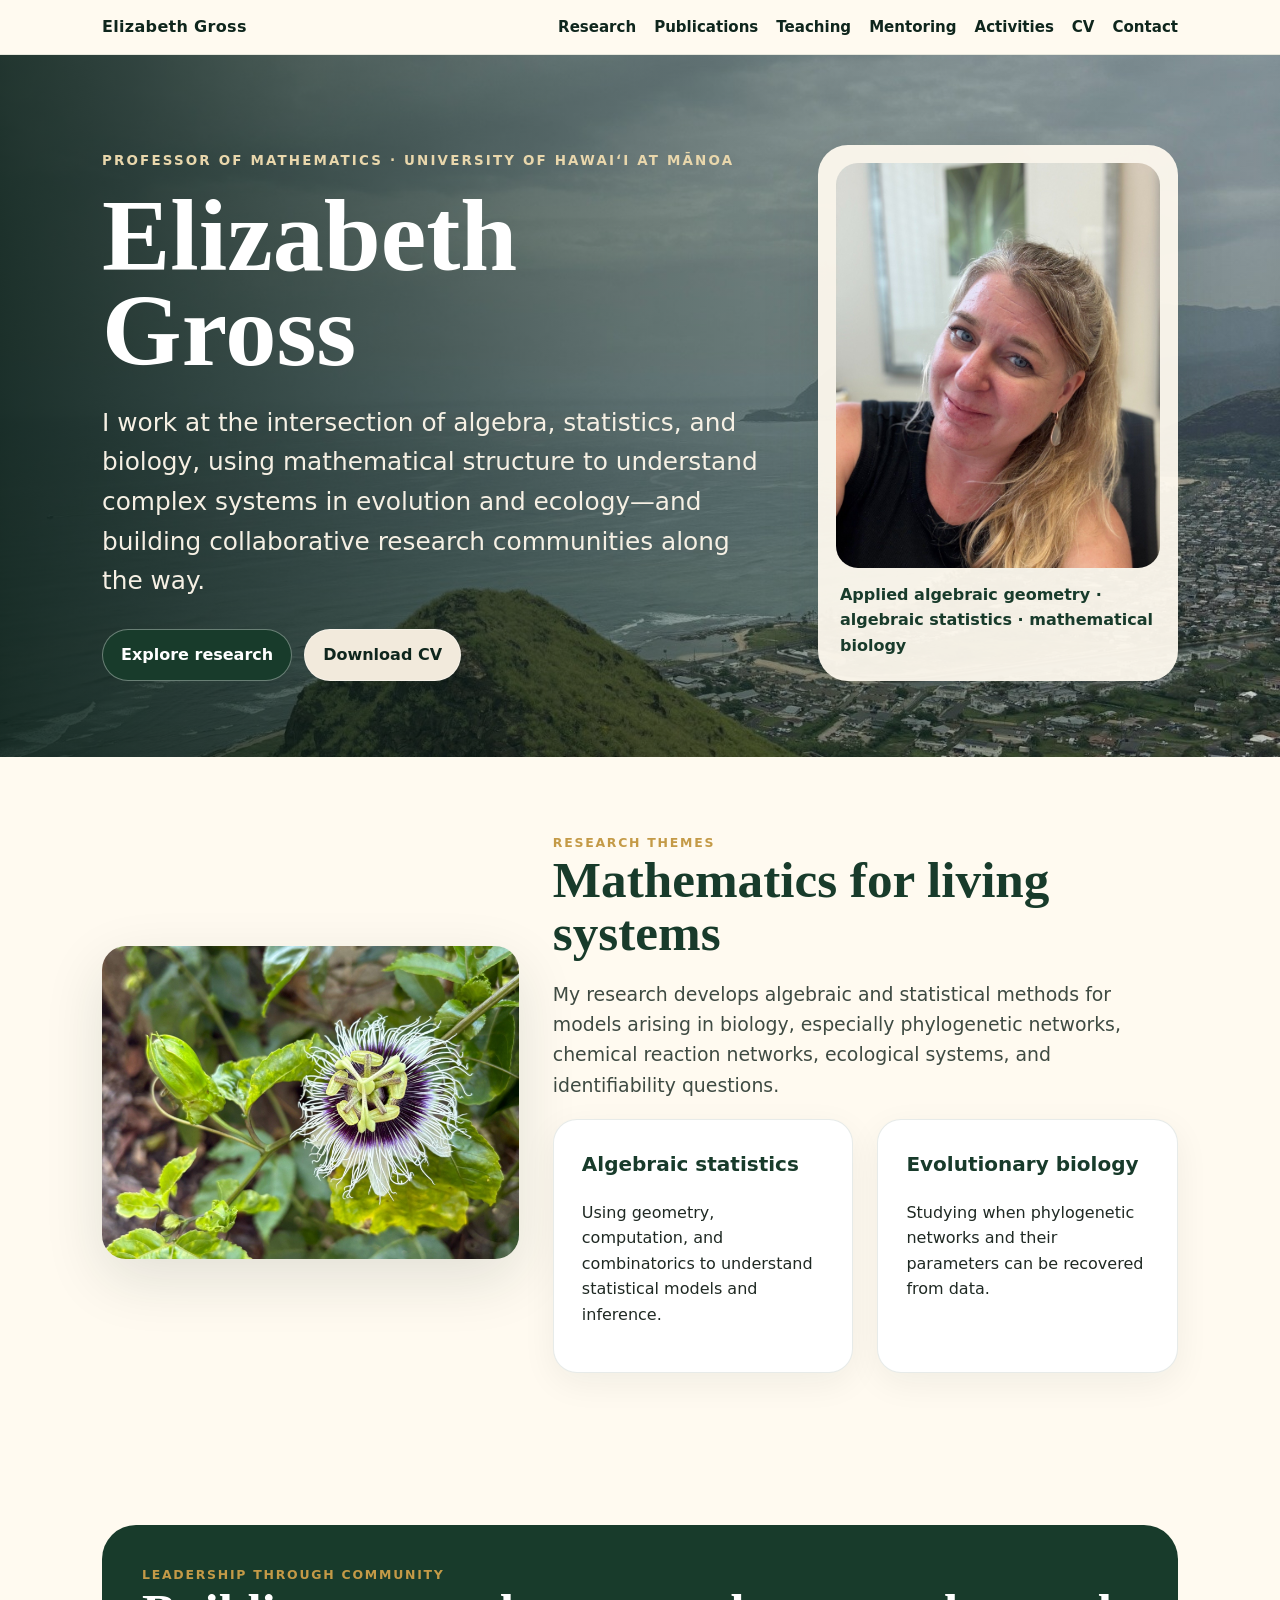
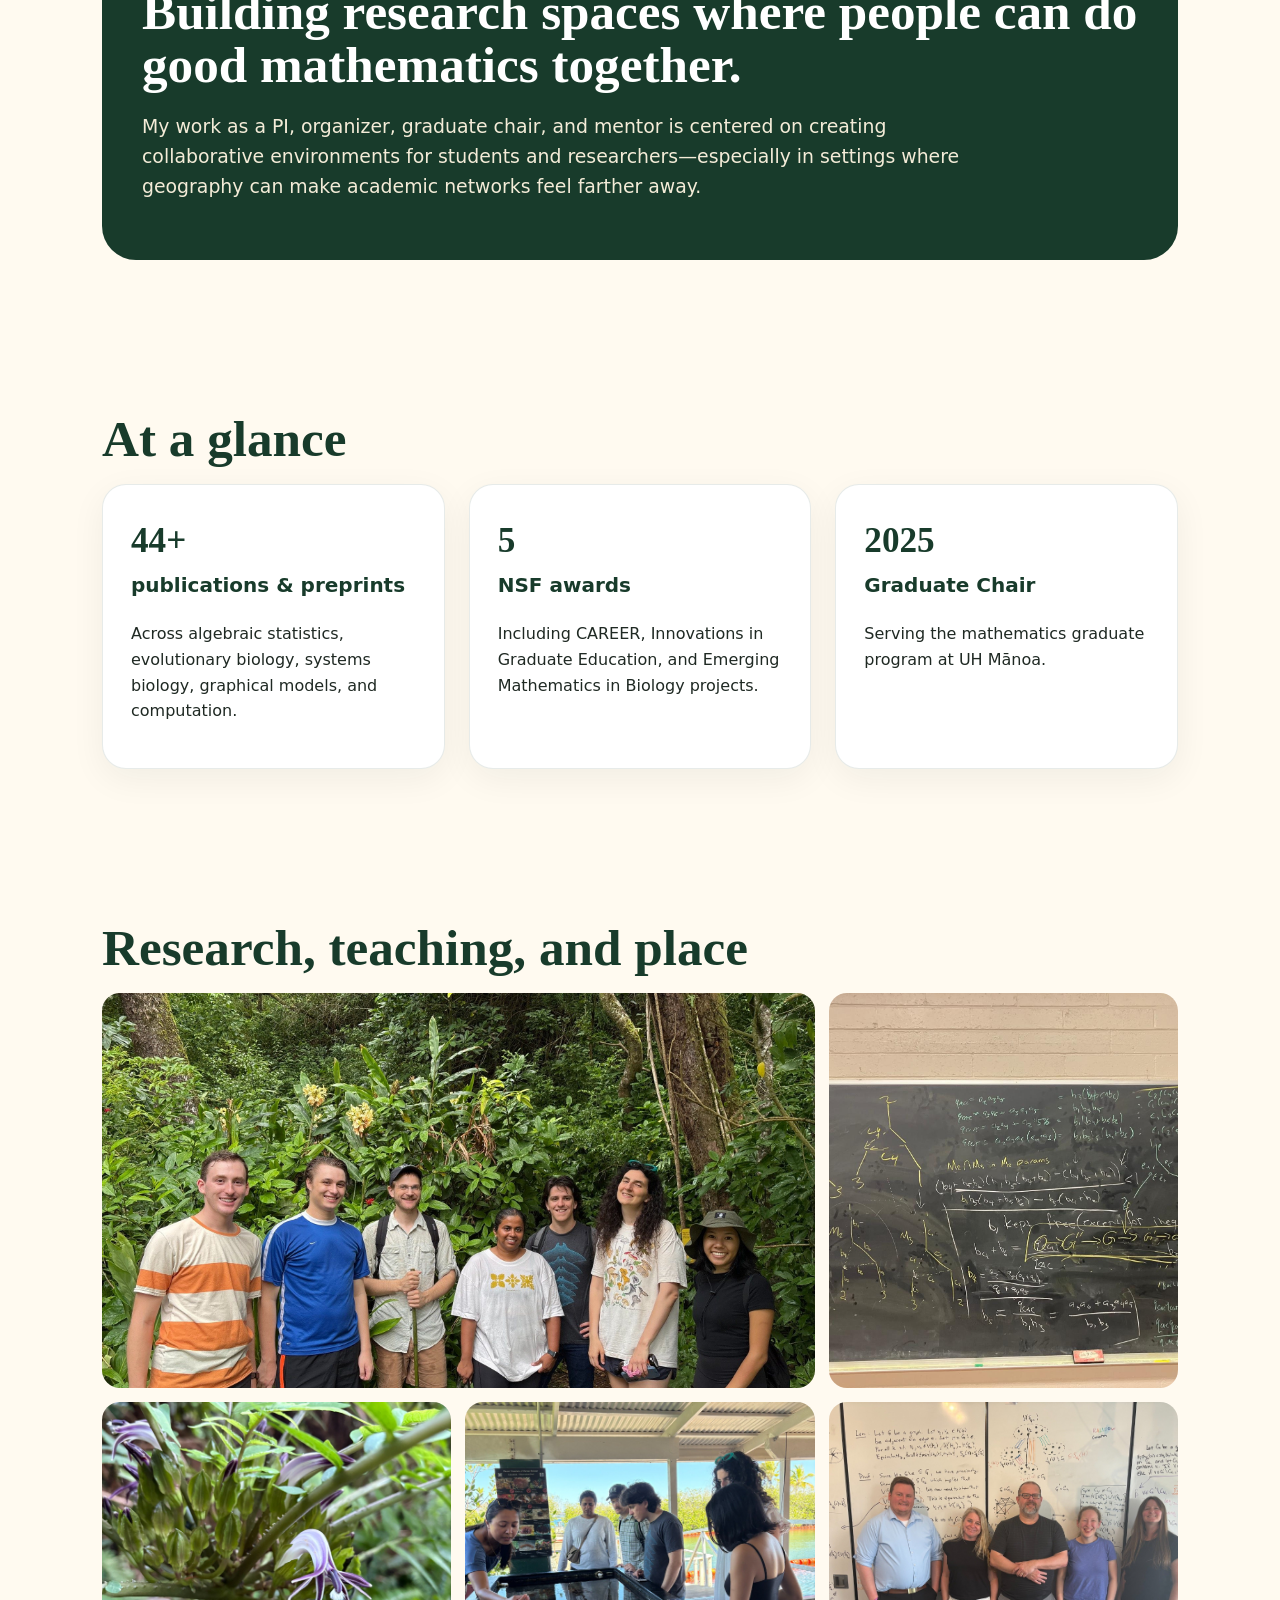
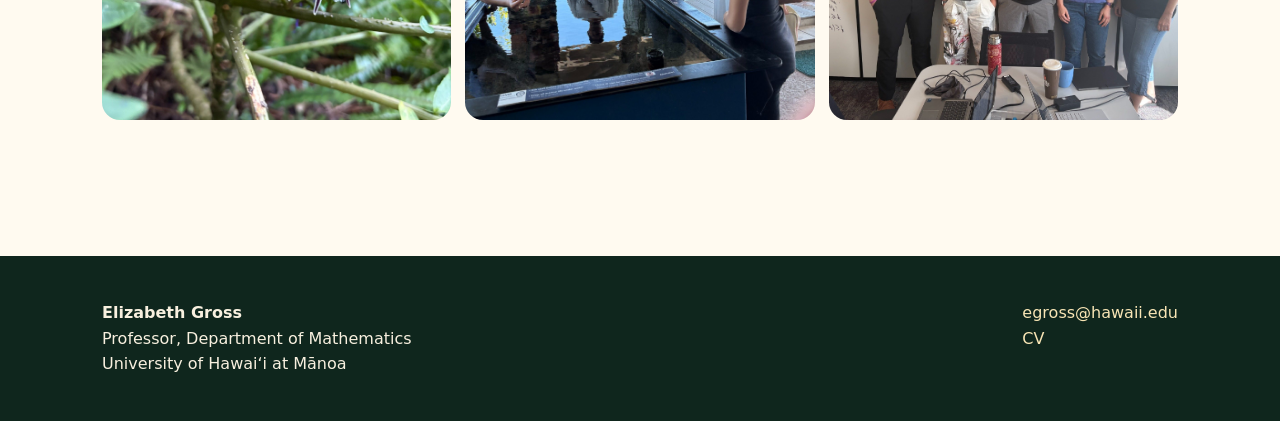
<file: index.html>
<!doctype html><html lang="en"><head><meta charset="utf-8"><meta name="viewport" content="width=device-width,initial-scale=1"><title>Elizabeth Gross | Mathematics</title><meta name="description" content="Elizabeth Gross, Professor of Mathematics at the University of Hawaiʻi at Mānoa."><link rel="stylesheet" href="assets/css/style.css"></head><body>
<header class="nav"><div class="nav-inner"><a class="brand" href="index.html">Elizabeth Gross</a><nav class="links"><a href="research.html">Research</a><a href="publications.html">Publications</a><a href="teaching.html">Teaching</a><a href="mentoring.html">Mentoring</a><a href="activities.html">Activities</a><a href="cv.html">CV</a><a href="contact.html">Contact</a></nav></div></header>
<section class="hero"><div class="hero-inner"><div><div class="eyebrow">Professor of Mathematics · University of Hawaiʻi at Mānoa</div><h1>Elizabeth Gross</h1><p class="tagline">I work at the intersection of algebra, statistics, and biology, using mathematical structure to understand complex systems in evolution and ecology—and building collaborative research communities along the way.</p><div class="btns"><a class="btn dark" href="research.html">Explore research</a><a class="btn" href="assets/docs/Elizabeth-Gross-CV.pdf">Download CV</a></div></div><aside class="hero-card"><img src="assets/images/headshot-office.jpg" alt="Elizabeth Gross"><p>Applied algebraic geometry · algebraic statistics · mathematical biology</p></aside></div></section>
<main>
<section class="section feature"><img src="assets/images/passionflower.jpg" alt="Hawaiʻi forest flower"><div><div class="kicker">Research themes</div><h2>Mathematics for living systems</h2><p class="lead">My research develops algebraic and statistical methods for models arising in biology, especially phylogenetic networks, chemical reaction networks, ecological systems, and identifiability questions.</p><div class="grid two"><div class="card"><h3>Algebraic statistics</h3><p>Using geometry, computation, and combinatorics to understand statistical models and inference.</p></div><div class="card"><h3>Evolutionary biology</h3><p>Studying when phylogenetic networks and their parameters can be recovered from data.</p></div></div></div></section>
<section class="section"><div class="quote"><div class="kicker">Leadership through community</div><h2>Building research spaces where people can do good mathematics together.</h2><p class="lead">My work as a PI, organizer, graduate chair, and mentor is centered on creating collaborative environments for students and researchers—especially in settings where geography can make academic networks feel farther away.</p></div></section>
<section class="section"><h2>At a glance</h2><div class="grid three"><div class="card"><div class="stat">44+</div><h3>publications & preprints</h3><p>Across algebraic statistics, evolutionary biology, systems biology, graphical models, and computation.</p></div><div class="card"><div class="stat">5</div><h3>NSF awards</h3><p>Including CAREER, Innovations in Graduate Education, and Emerging Mathematics in Biology projects.</p></div><div class="card"><div class="stat">2025</div><h3>Graduate Chair</h3><p>Serving the mathematics graduate program at UH Mānoa.</p></div></div></section>
<section class="section"><h2>Research, teaching, and place</h2><div class="gallery"><img class="span8" src="assets/images/forest-students.jpg" alt="Students in a Hawaiʻi forest"><img class="span4" src="assets/images/blackboard-phylo.jpg" alt="Blackboard with phylogenetic models"><img class="span4" src="assets/images/forest-flower.jpg" alt="Albatross in vegetation"><img class="span4" src="assets/images/himb-learning.jpg" alt="Students learning at HIMB"><img class="span4" src="assets/images/research-group-board.jpg" alt="Research group in front of whiteboard"></div></section>
</main><footer class="footer"><div class="footer-inner"><div><strong>Elizabeth Gross</strong><br>Professor, Department of Mathematics<br>University of Hawaiʻi at Mānoa</div><div><a href="mailto:egross@hawaii.edu">egross@hawaii.edu</a><br><a href="assets/docs/Elizabeth-Gross-CV.pdf">CV</a></div></div></footer></body></html>
</file>
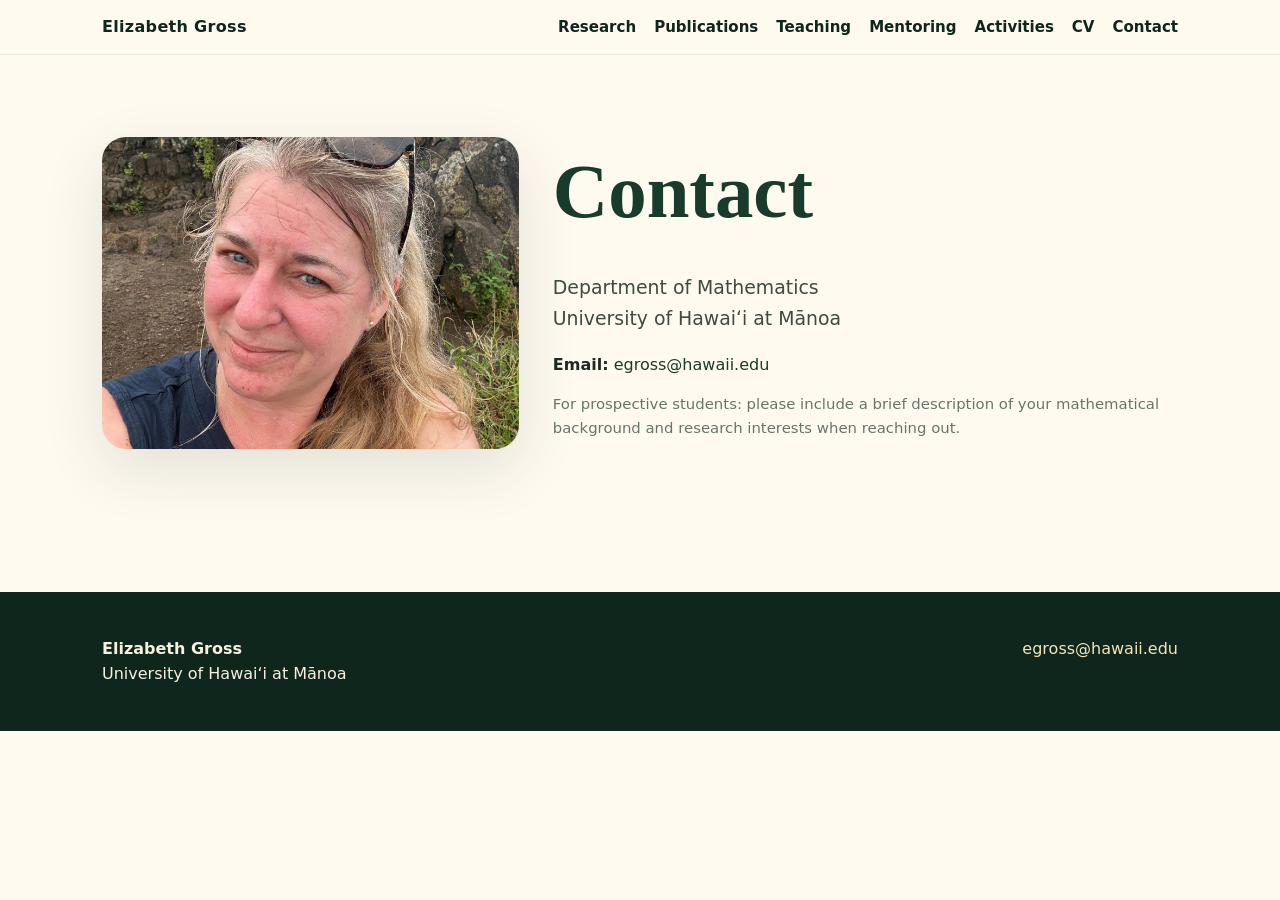
<file: contact.html>
<!doctype html><html lang="en"><head><meta charset="utf-8"><meta name="viewport" content="width=device-width,initial-scale=1"><title>Contact | Elizabeth Gross</title><link rel="stylesheet" href="assets/css/style.css"></head><body><header class="nav"><div class="nav-inner"><a class="brand" href="index.html">Elizabeth Gross</a><nav class="links"><a href="research.html">Research</a><a href="publications.html">Publications</a><a href="teaching.html">Teaching</a><a href="mentoring.html">Mentoring</a><a href="activities.html">Activities</a><a href="cv.html">CV</a><a href="contact.html">Contact</a></nav></div></header><main class="section"><div class="feature"><img src="assets/images/headshot-outdoor.jpg" alt="Elizabeth Gross outdoors"><div><h1 style="font-family:Georgia,serif;font-size:clamp(2.8rem,6vw,5rem);color:var(--forest);margin:0">Contact</h1><p class="lead">Department of Mathematics<br>University of Hawaiʻi at Mānoa</p><p><strong>Email:</strong> <a href="mailto:egross@hawaii.edu">egross@hawaii.edu</a></p><p class="small">For prospective students: please include a brief description of your mathematical background and research interests when reaching out.</p></div></div></main><footer class="footer"><div class="footer-inner"><div><strong>Elizabeth Gross</strong><br>University of Hawaiʻi at Mānoa</div><div><a href="mailto:egross@hawaii.edu">egross@hawaii.edu</a></div></div></footer></body></html>
</file>
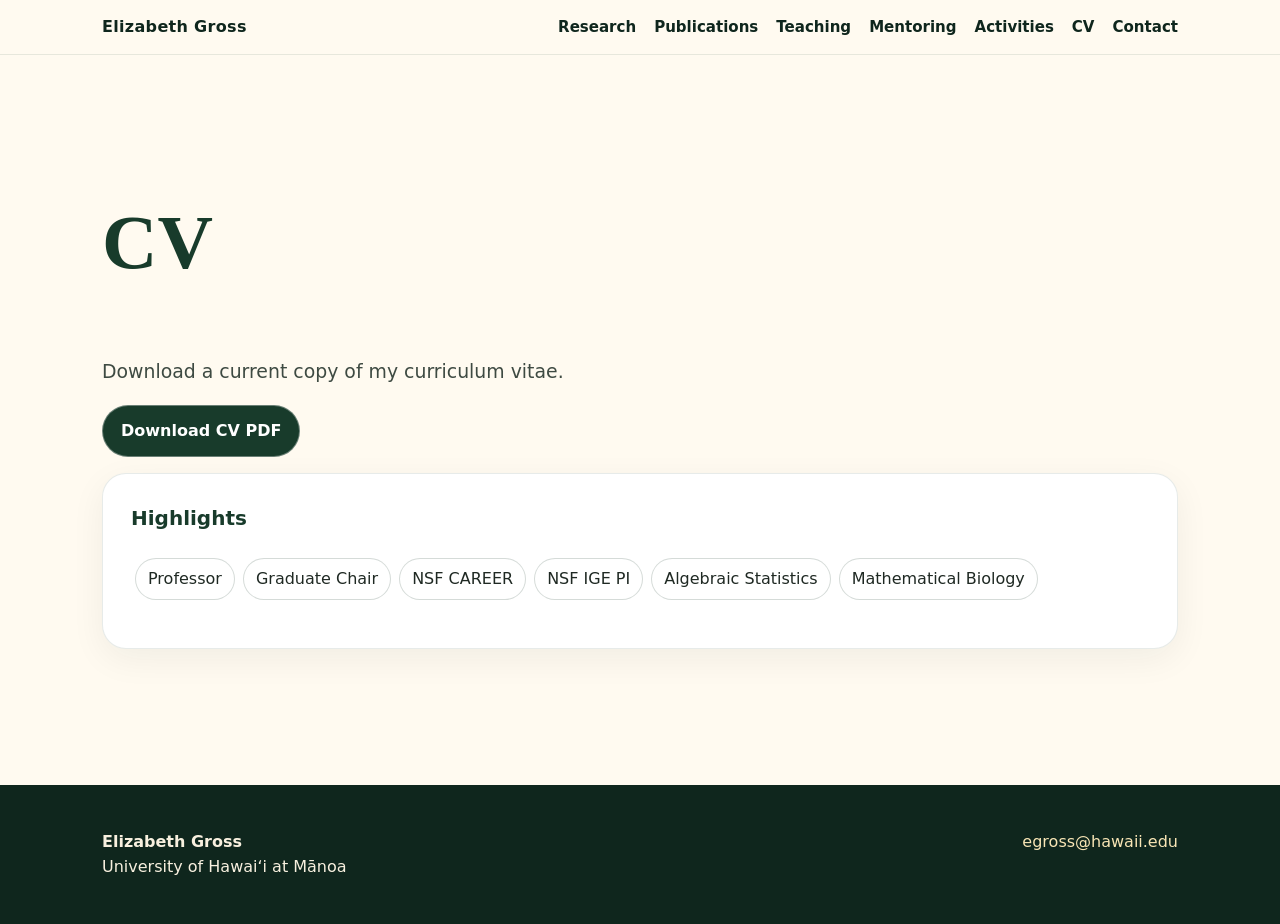
<file: cv.html>
<!doctype html><html lang="en"><head><meta charset="utf-8"><meta name="viewport" content="width=device-width,initial-scale=1"><title>CV | Elizabeth Gross</title><link rel="stylesheet" href="assets/css/style.css"></head><body><header class="nav"><div class="nav-inner"><a class="brand" href="index.html">Elizabeth Gross</a><nav class="links"><a href="research.html">Research</a><a href="publications.html">Publications</a><a href="teaching.html">Teaching</a><a href="mentoring.html">Mentoring</a><a href="activities.html">Activities</a><a href="cv.html">CV</a><a href="contact.html">Contact</a></nav></div></header><main class="section"><h1 style="font-family:Georgia,serif;font-size:clamp(2.8rem,6vw,5rem);color:var(--forest)">CV</h1><p class="lead">Download a current copy of my curriculum vitae.</p><p><a class="btn dark" href="assets/docs/Elizabeth-Gross-CV.pdf">Download CV PDF</a></p><div class="card"><h3>Highlights</h3><p><span class="pill">Professor</span><span class="pill">Graduate Chair</span><span class="pill">NSF CAREER</span><span class="pill">NSF IGE PI</span><span class="pill">Algebraic Statistics</span><span class="pill">Mathematical Biology</span></p></div></main><footer class="footer"><div class="footer-inner"><div><strong>Elizabeth Gross</strong><br>University of Hawaiʻi at Mānoa</div><div><a href="mailto:egross@hawaii.edu">egross@hawaii.edu</a></div></div></footer></body></html>
</file>
<file: assets/css/style.css>
:root{
  --forest:#183b2b; --deep:#0f261d; --moss:#55725a; --fern:#789262; --sand:#f2eadc; --paper:#fffaf0; --ink:#1f2923; --muted:#68746b; --gold:#c49a47; --sky:#dfece9;
  --max:1120px; --radius:24px; --shadow:0 20px 60px rgba(15,38,29,.12);
}
*{box-sizing:border-box} html{scroll-behavior:smooth} body{margin:0;font-family:Inter, system-ui, -apple-system, Segoe UI, sans-serif;background:var(--paper);color:var(--ink);line-height:1.6} a{color:var(--forest);text-decoration:none} a:hover{text-decoration:underline} img{max-width:100%;display:block}
.nav{position:sticky;top:0;z-index:10;background:rgba(255,250,240,.92);backdrop-filter:blur(14px);border-bottom:1px solid rgba(24,59,43,.10)} .nav-inner{max-width:var(--max);margin:auto;display:flex;align-items:center;justify-content:space-between;padding:14px 22px}.brand{font-weight:800;letter-spacing:.02em;color:var(--deep)}.links{display:flex;gap:18px;flex-wrap:wrap;font-size:.94rem}.links a{color:var(--deep);font-weight:650}.hero{min-height:78vh;display:flex;align-items:flex-end;background:linear-gradient(90deg,rgba(10,31,23,.88),rgba(10,31,23,.45),rgba(10,31,23,.18)),url('../images/hero-ridge-ocean.jpg') center/cover no-repeat;color:white}.hero-inner{max-width:var(--max);margin:0 auto;padding:86px 22px 76px;display:grid;grid-template-columns:1.4fr .75fr;gap:44px;align-items:end}.eyebrow{font-size:.84rem;text-transform:uppercase;letter-spacing:.16em;color:#e9d7ac;font-weight:750}.hero h1{font-family:Georgia,serif;font-size:clamp(3.1rem,8vw,6.6rem);line-height:.92;margin:.18em 0}.tagline{font-size:clamp(1.15rem,2.3vw,1.55rem);max-width:790px;color:#f6f0e4}.hero-card{background:rgba(255,250,240,.94);color:var(--ink);padding:18px;border-radius:30px;box-shadow:var(--shadow)}.hero-card img{border-radius:22px;aspect-ratio:4/5;object-fit:cover}.hero-card p{margin:14px 4px 4px;font-weight:650;color:var(--forest)}.btns{display:flex;gap:12px;flex-wrap:wrap;margin-top:28px}.btn{display:inline-flex;align-items:center;padding:12px 18px;border-radius:999px;font-weight:750;border:1px solid rgba(255,255,255,.35);background:var(--sand);color:var(--deep)}.btn.dark{background:var(--forest);color:white}.section{max-width:var(--max);margin:auto;padding:76px 22px}.section h2{font-family:Georgia,serif;font-size:clamp(2.1rem,4vw,3.4rem);line-height:1.05;margin:0 0 18px;color:var(--forest)}.lead{font-size:1.18rem;color:#3e4a42;max-width:850px}.grid{display:grid;gap:24px}.grid.three{grid-template-columns:repeat(3,1fr)}.grid.two{grid-template-columns:repeat(2,1fr)}.card{background:white;border:1px solid rgba(24,59,43,.10);border-radius:var(--radius);padding:28px;box-shadow:0 10px 35px rgba(15,38,29,.06)}.card h3{margin-top:0;color:var(--forest);font-size:1.25rem}.stat{font-family:Georgia,serif;font-size:2.2rem;color:var(--forest);font-weight:bold}.feature{display:grid;grid-template-columns:.8fr 1.2fr;gap:34px;align-items:center}.feature img{border-radius:var(--radius);box-shadow:var(--shadow);aspect-ratio:4/3;object-fit:cover}.quote{background:var(--forest);color:white;border-radius:34px;padding:40px}.quote h2{color:white}.quote p{color:#f4ecd8}.kicker{color:var(--gold);text-transform:uppercase;letter-spacing:.14em;font-weight:800;font-size:.78rem}.pub-list{padding-left:0;list-style:none}.pub-list li{padding:14px 0;border-bottom:1px solid rgba(24,59,43,.12)}.pub-list strong{color:var(--forest)}.gallery{display:grid;grid-template-columns:repeat(12,1fr);gap:14px}.gallery img{width:100%;height:100%;object-fit:cover;border-radius:18px}.span4{grid-column:span 4;aspect-ratio:1.1}.span6{grid-column:span 6;aspect-ratio:1.45}.span8{grid-column:span 8;aspect-ratio:1.8}.footer{background:var(--deep);color:#f8f0df;margin-top:60px}.footer-inner{max-width:var(--max);margin:auto;padding:44px 22px;display:flex;justify-content:space-between;gap:24px;flex-wrap:wrap}.footer a{color:#f8e5b5}.page-hero{background:linear-gradient(90deg,rgba(15,38,29,.88),rgba(15,38,29,.55)),url('../images/header-palms-group.jpg') center/cover no-repeat;color:white}.page-hero .section{padding-top:110px;padding-bottom:70px}.page-hero h1{font-family:Georgia,serif;font-size:clamp(2.8rem,6vw,5rem);margin:0}.page-hero p{font-size:1.2rem;max-width:760px}.pill{display:inline-block;padding:7px 12px;border:1px solid rgba(24,59,43,.18);border-radius:999px;margin:4px;background:#fff}.timeline{border-left:3px solid var(--fern);padding-left:24px}.timeline div{margin-bottom:24px}.small{font-size:.93rem;color:var(--muted)}
@media(max-width:820px){.hero-inner,.feature,.grid.two,.grid.three{grid-template-columns:1fr}.hero{min-height:auto}.links{display:none}.gallery{grid-template-columns:1fr}.span4,.span6,.span8{grid-column:span 1}.section{padding:52px 20px}.hero-inner{padding-top:52px}}
.activities-hero{background:linear-gradient(90deg,rgba(15,38,29,.88),rgba(15,38,29,.50)),url('../images/header-palms-group.jpg') center/cover no-repeat}.event-list{display:grid;gap:16px}.event-card{display:grid;grid-template-columns:160px 1fr;gap:22px;background:white;border:1px solid rgba(24,59,43,.12);border-radius:22px;padding:22px 24px;box-shadow:0 10px 35px rgba(15,38,29,.05);color:var(--ink)}.event-card:hover{text-decoration:none;transform:translateY(-1px);box-shadow:0 16px 45px rgba(15,38,29,.10)}.event-card strong{color:var(--forest);font-size:1.12rem}.event-date{font-weight:800;color:var(--gold);text-transform:uppercase;letter-spacing:.08em;font-size:.82rem}@media(max-width:700px){.event-card{grid-template-columns:1fr}.event-date{margin-bottom:-8px}}
</file>
